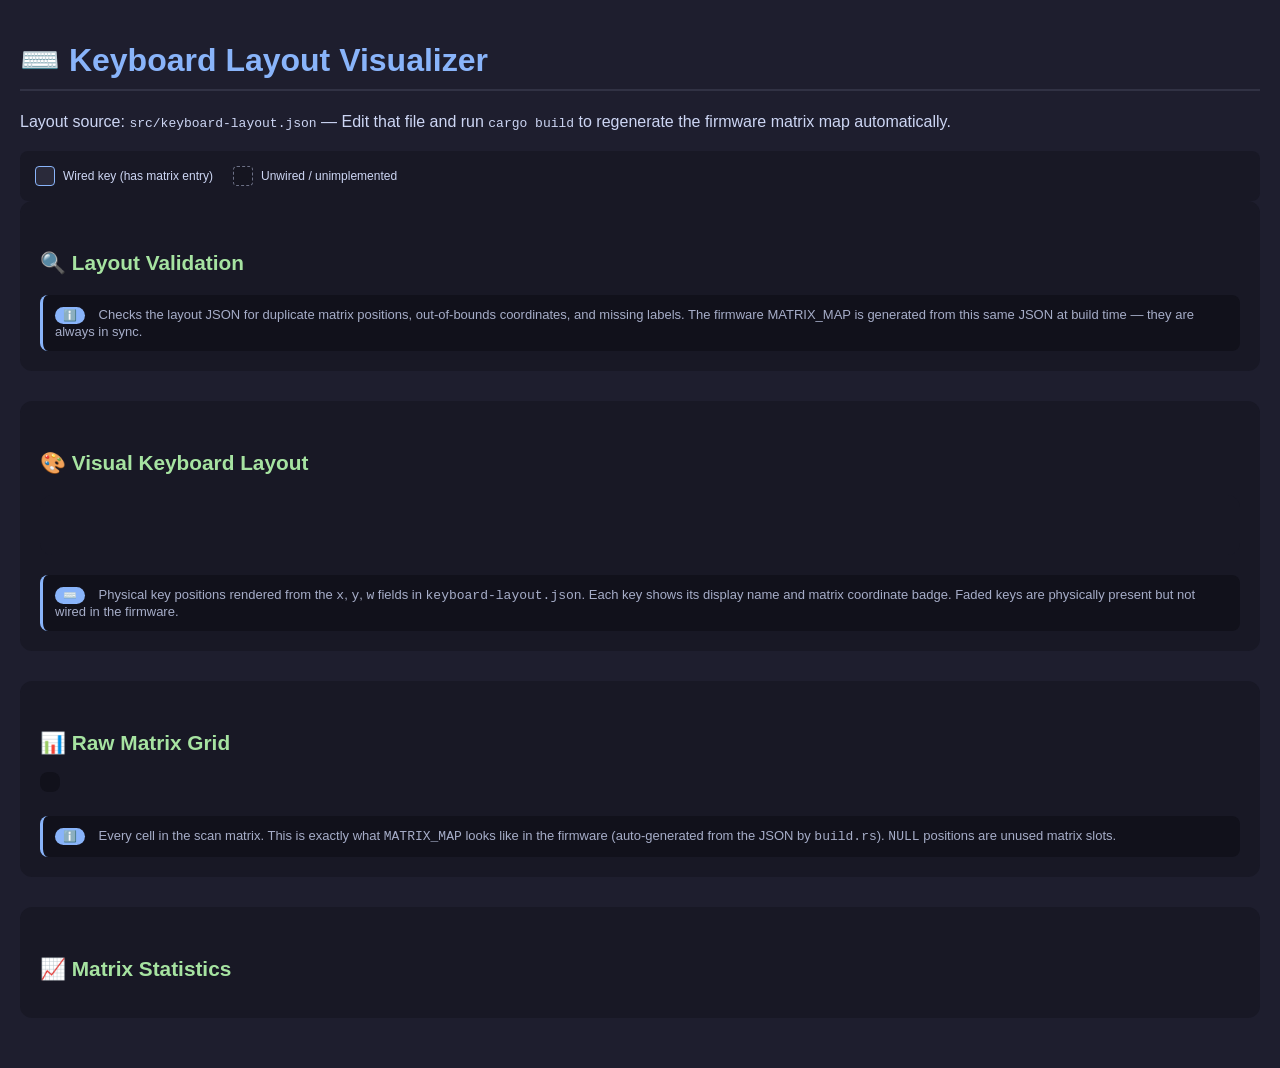
<file: sixty-eight-key/view/index.html>
<!-- @format -->

<!doctype html>
<html lang="en">
  <head>
    <meta charset="UTF-8" />
    <meta name="viewport" content="width=device-width, initial-scale=1.0" />
    <link rel="stylesheet" href="styles.css" />
    <title>Keyboard Layout Visualizer</title>
  </head>
  <body>
    <div class="container">
      <h1>⌨️ Keyboard Layout Visualizer</h1>
      <p>
        Layout source: <code>src/keyboard-layout.json</code> — Edit that file
        and run <code>cargo build</code> to regenerate the firmware matrix map
        automatically.
      </p>

      <div class="legend">
        <div class="legend-item">
          <div
            class="legend-color"
            style="background: #2a2a3a; border: 1px solid #89b4fa"
          ></div>
          <span>Wired key (has matrix entry)</span>
        </div>
        <div class="legend-item">
          <div
            class="legend-color"
            style="background: #151520; border: 1px dashed #6c7086"
          ></div>
          <span>Unwired / unimplemented</span>
        </div>
      </div>

      <!-- Layout Validation -->
      <div class="matrix-section">
        <h2>🔍 Layout Validation</h2>
        <div id="validationView"></div>
        <div class="info-text">
          <span class="badge">ℹ️</span>
          Checks the layout JSON for duplicate matrix positions, out-of-bounds
          coordinates, and missing labels. The firmware MATRIX_MAP is generated
          from this same JSON at build time — they are always in sync.
        </div>
      </div>

      <!-- Visual Keyboard -->
      <div class="matrix-section">
        <h2>🎨 Visual Keyboard Layout</h2>
        <div id="keyboardView" class="keyboard-layout"></div>
        <div class="info-text">
          <span class="badge">⌨️</span>
          Physical key positions rendered from the <code>x</code>,
          <code>y</code>, <code>w</code> fields in
          <code>keyboard-layout.json</code>. Each key shows its display name and
          matrix coordinate badge. Faded keys are physically present but not
          wired in the firmware.
        </div>
      </div>

      <!-- Raw Matrix Grid -->
      <div class="matrix-section">
        <h2>📊 Raw Matrix Grid</h2>
        <div id="matrixView" class="matrix-grid"></div>
        <div class="info-text">
          <span class="badge">ℹ️</span>
          Every cell in the scan matrix. This is exactly what
          <code>MATRIX_MAP</code> looks like in the firmware (auto-generated
          from the JSON by <code>build.rs</code>). <code>NULL</code> positions
          are unused matrix slots.
        </div>
      </div>

      <!-- Statistics -->
      <div class="matrix-section">
        <h2>📈 Matrix Statistics</h2>
        <div
          id="stats"
          style="font-family: monospace; font-size: 13px; line-height: 1.8"
        ></div>
      </div>
    </div>
  </body>
  <script src="layout.js"></script>
  <script src="script.js"></script>
</html>
</file>
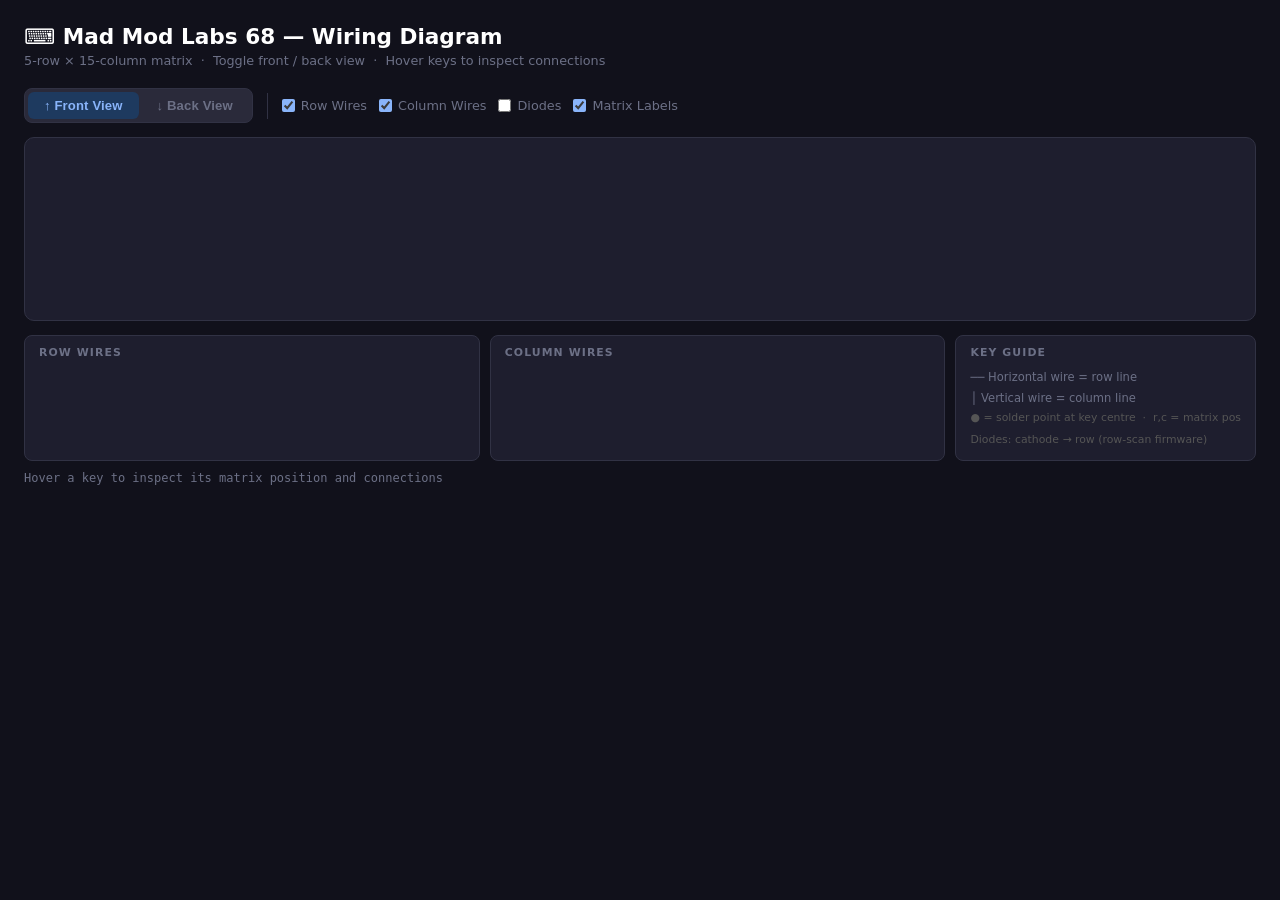
<file: sixty-eight-key/view/wiring.html>
<!-- @format -->
<!doctype html>
<html lang="en">
  <head>
    <meta charset="UTF-8" />
    <meta name="viewport" content="width=device-width, initial-scale=1.0" />
    <title>Mad Mod Labs 68 — Wiring Diagram</title>
    <style>
      *,
      *::before,
      *::after {
        box-sizing: border-box;
        margin: 0;
        padding: 0;
      }

      :root {
        --bg: #11111b;
        --surface: #1e1e2e;
        --surface2: #2a2a3a;
        --border: #313244;
        --text: #cdd6f4;
        --muted: #6c7086;
        --accent: #89b4fa;
      }

      body {
        background: var(--bg);
        color: var(--text);
        font-family:
          -apple-system, BlinkMacSystemFont, "Segoe UI", system-ui, sans-serif;
        padding: 24px;
        min-height: 100vh;
      }

      header {
        margin-bottom: 20px;
      }

      h1 {
        font-size: 1.35rem;
        font-weight: 700;
        color: #fff;
        margin-bottom: 4px;
      }

      .subtitle {
        font-size: 0.8rem;
        color: var(--muted);
      }

      /* ── Toolbar ─────────────────────────────────── */
      .toolbar {
        display: flex;
        align-items: center;
        gap: 14px;
        margin-bottom: 14px;
        flex-wrap: wrap;
      }

      .seg {
        display: flex;
        background: var(--surface2);
        border: 1px solid var(--border);
        border-radius: 8px;
        padding: 3px;
        gap: 2px;
      }

      .seg-btn {
        padding: 6px 16px;
        border: none;
        border-radius: 6px;
        cursor: pointer;
        font-size: 0.82rem;
        font-weight: 600;
        background: transparent;
        color: var(--muted);
        transition:
          background 0.15s,
          color 0.15s;
        letter-spacing: 0.01em;
      }

      .seg-btn.active {
        background: #1e3a5f;
        color: var(--accent);
      }

      .sep {
        width: 1px;
        height: 26px;
        background: var(--border);
        align-self: center;
      }

      .checks {
        display: flex;
        gap: 12px;
        flex-wrap: wrap;
        align-items: center;
      }

      .chk-label {
        display: flex;
        align-items: center;
        gap: 6px;
        cursor: pointer;
        font-size: 0.8rem;
        color: var(--muted);
        user-select: none;
      }

      .chk-label:hover {
        color: var(--text);
      }

      .chk-label input {
        accent-color: var(--accent);
        cursor: pointer;
        width: 13px;
        height: 13px;
      }

      /* ── Canvas wrap ─────────────────────────────── */
      .canvas-wrap {
        background: var(--surface);
        border: 1px solid var(--border);
        border-radius: 10px;
        padding: 16px;
        overflow-x: auto;
        overflow-y: hidden;
      }

      canvas {
        display: block;
        cursor: crosshair;
      }

      /* ── Legend ──────────────────────────────────── */
      .legend-row {
        display: flex;
        gap: 10px;
        margin-top: 14px;
        flex-wrap: wrap;
      }

      .legend-card {
        background: var(--surface);
        border: 1px solid var(--border);
        border-radius: 8px;
        padding: 10px 14px;
        flex: 1;
        min-width: 180px;
      }

      .legend-card.narrow {
        flex: 0 0 auto;
      }

      .legend-title {
        font-size: 0.68rem;
        font-weight: 700;
        color: var(--muted);
        text-transform: uppercase;
        letter-spacing: 0.1em;
        margin-bottom: 8px;
      }

      .chips {
        display: flex;
        flex-wrap: wrap;
        gap: 5px;
      }

      .chip {
        display: flex;
        align-items: center;
        gap: 5px;
        font-size: 0.72rem;
        color: var(--muted);
        background: var(--surface2);
        border-radius: 4px;
        padding: 3px 7px;
      }

      .dot {
        width: 9px;
        height: 9px;
        border-radius: 50%;
        flex-shrink: 0;
      }

      .key-guide {
        font-size: 0.72rem;
        color: var(--muted);
        line-height: 1.8;
      }

      .key-guide span {
        display: inline-block;
        vertical-align: middle;
        margin-right: 4px;
        border-radius: 2px;
      }

      /* ── Status bar ───────────────────────────────── */
      .status {
        margin-top: 10px;
        font-size: 0.75rem;
        color: var(--muted);
        font-family: "SF Mono", "Fira Code", "Consolas", monospace;
        min-height: 1.4em;
      }
    </style>
  </head>
  <body>
    <header>
      <h1>⌨️ Mad Mod Labs 68 — Wiring Diagram</h1>
      <p class="subtitle">
        5-row × 15-column matrix &nbsp;·&nbsp; Toggle front / back view
        &nbsp;·&nbsp; Hover keys to inspect connections
      </p>
    </header>

    <div class="toolbar">
      <div class="seg">
        <button
          class="seg-btn active"
          id="btn-front"
          onclick="setView('front')"
        >
          ↑ Front View
        </button>
        <button class="seg-btn" id="btn-back" onclick="setView('back')">
          ↓ Back View
        </button>
      </div>
      <div class="sep"></div>
      <div class="checks">
        <label class="chk-label">
          <input type="checkbox" id="chk-rows" checked onchange="render()" />
          Row Wires
        </label>
        <label class="chk-label">
          <input type="checkbox" id="chk-cols" checked onchange="render()" />
          Column Wires
        </label>
        <label class="chk-label">
          <input type="checkbox" id="chk-diodes" onchange="render()" />
          Diodes
        </label>
        <label class="chk-label">
          <input type="checkbox" id="chk-matrix" checked onchange="render()" />
          Matrix Labels
        </label>
      </div>
    </div>

    <div class="canvas-wrap">
      <canvas id="cvs"></canvas>
    </div>

    <div class="legend-row">
      <div class="legend-card">
        <div class="legend-title">Row Wires</div>
        <div class="chips" id="row-legend"></div>
      </div>
      <div class="legend-card">
        <div class="legend-title">Column Wires</div>
        <div class="chips" id="col-legend"></div>
      </div>
      <div class="legend-card narrow">
        <div class="legend-title">Key Guide</div>
        <div class="key-guide">
          <div>── Horizontal wire = row line</div>
          <div>│ Vertical wire = column line</div>
          <div style="color: #555; font-size: 0.68rem">
            ● = solder point at key centre &nbsp;·&nbsp; r,c = matrix pos
          </div>
          <div style="color: #555; font-size: 0.68rem; margin-top: 2px">
            Diodes: cathode → row (row-scan firmware)
          </div>
        </div>
      </div>
    </div>

    <div class="status" id="status">
      Hover a key to inspect its matrix position and connections
    </div>

    <!-- layout.js is the single source of truth — defines LAYOUT_DATA & KEY_DISPLAY_NAMES -->
    <script src="layout.js"></script>
    <script src="script.js"></script>
    <script>
      "use strict";

      // ─── Layout Data — derived from layout.js (LAYOUT_DATA) ───────────────
      // layout.js is included as a <script> tag above; it defines LAYOUT_DATA
      // and KEY_DISPLAY_NAMES from the same source as keyboard-layout.json.
      const LAYOUT = LAYOUT_DATA.layouts.LAYOUT.layout
        .filter((k) => Array.isArray(k.matrix))
        .map((k) => ({
          r: k.matrix[0],
          c: k.matrix[1],
          x: k.x,
          y: k.y,
          w: k.w ?? 1,
          label: KEY_DISPLAY_NAMES[k.label] ?? k.label ?? "—",
        }));

      // ─── Constants — derived from actual layout extents ────────────────────
      const TOTAL_W = Math.max(...LAYOUT.map((k) => k.x + k.w)); // rightmost edge in key-units
      const TOTAL_H = Math.max(...LAYOUT.map((k) => k.y)) + 1; // number of rows
      const U = 62; // px per key unit (logical)
      const PAD = 46; // px padding around the board

      // Row wire colours (one per row, warm spectrum)
      const ROW_CLR = [
        "#ff6b6b", // row 0 — red
        "#ffa94d", // row 1 — orange
        "#69db7c", // row 2 — green
        "#4dabf7", // row 3 — blue
        "#cc5de8", // row 4 — purple
      ];

      // Column wire colours — one per column, evenly spread across hue wheel
      const _numCols = Math.max(...LAYOUT.map((k) => k.c)) + 1;
      const COL_CLR = Array.from({ length: _numCols }, (_, i) => {
        const h = Math.round((i * 360) / _numCols);
        return `hsl(${h}, 75%, 62%)`;
      });

      // ─── State ─────────────────────────────────────────────────────────────
      let currentView = "front";
      let hoveredKey = null;

      // ─── View toggle ───────────────────────────────────────────────────────
      function setView(v) {
        currentView = v;
        document
          .getElementById("btn-front")
          .classList.toggle("active", v === "front");
        document
          .getElementById("btn-back")
          .classList.toggle("active", v === "back");
        render();
      }

      // ─── Key geometry ──────────────────────────────────────────────────────
      // Returns pixel bounding box and centre for a key in the current view.
      // Back view mirrors x (flip left↔right, top stays top).
      function geom(key) {
        const kx = currentView === "back" ? TOTAL_W - key.x - key.w : key.x;
        const px = kx * U + PAD;
        const py = key.y * U + PAD;
        const pw = key.w * U;
        const ph = U;
        return { px, py, pw, ph, cx: px + pw / 2, cy: py + ph / 2 };
      }

      // ─── Canvas setup (HiDPI) ──────────────────────────────────────────────
      const cvs = document.getElementById("cvs");
      const ctx = cvs.getContext("2d");
      const dpr = window.devicePixelRatio || 1;
      const W = TOTAL_W * U + PAD * 2;
      const H = TOTAL_H * U + PAD * 2;
      cvs.width = W * dpr;
      cvs.height = H * dpr;
      cvs.style.width = W + "px";
      cvs.style.height = H + "px";
      ctx.scale(dpr, dpr);

      // ─── Draw helpers ──────────────────────────────────────────────────────
      function roundRect(x, y, w, h, r) {
        ctx.beginPath();
        ctx.moveTo(x + r, y);
        ctx.arcTo(x + w, y, x + w, y + h, r);
        ctx.arcTo(x + w, y + h, x, y + h, r);
        ctx.arcTo(x, y + h, x, y, r);
        ctx.arcTo(x, y, x + w, y, r);
        ctx.closePath();
      }

      // Draw a diode symbol centred at (x, y) pointing in dir (+1=right, -1=left).
      function drawDiode(x, y, dir, color) {
        const s = 6;
        ctx.save();
        ctx.translate(x, y);
        ctx.fillStyle = color;
        ctx.strokeStyle = color;
        ctx.lineWidth = 1.5;
        // Triangle body
        ctx.beginPath();
        ctx.moveTo(dir * -s, -s * 0.6);
        ctx.lineTo(dir * s * 0.4, 0);
        ctx.lineTo(dir * -s, s * 0.6);
        ctx.closePath();
        ctx.fill();
        // Cathode bar
        ctx.beginPath();
        ctx.moveTo(dir * s * 0.4, -s * 0.65);
        ctx.lineTo(dir * s * 0.4, s * 0.65);
        ctx.stroke();
        ctx.restore();
      }

      // ─── Main render ───────────────────────────────────────────────────────
      function render() {
        const showRows = document.getElementById("chk-rows").checked;
        const showCols = document.getElementById("chk-cols").checked;
        const showDiodes = document.getElementById("chk-diodes").checked;
        const showMatrix = document.getElementById("chk-matrix").checked;

        ctx.clearRect(0, 0, W, H);

        // Background
        ctx.fillStyle = "#0d1117";
        ctx.fillRect(0, 0, W, H);

        // Subtle row-band guides
        ctx.lineWidth = 1;
        for (let row = 0; row < TOTAL_H; row++) {
          ctx.fillStyle = row % 2 === 0 ? "#10141c" : "#0d1117";
          ctx.fillRect(PAD, row * U + PAD, TOTAL_W * U, U);
        }

        // Build row / column maps
        const rowMap = {};
        const colMap = {};
        for (const key of LAYOUT) {
          (rowMap[key.r] || (rowMap[key.r] = [])).push(key);
          (colMap[key.c] || (colMap[key.c] = [])).push(key);
        }

        // ── Column wires ────────────────────────────────────────────────────
        // Each column wire is an orthogonal path connecting key centres top→bottom.
        // Between rows it jogs horizontally at the midpoint to reach the next key,
        // clearly showing the keyboard stagger and actual key widths.
        if (showCols) {
          for (const [cStr, keys] of Object.entries(colMap)) {
            const ci = parseInt(cStr);
            const color = COL_CLR[ci];
            // Sort by visual row (top to bottom)
            const sorted = [...keys].sort((a, b) => a.y - b.y);

            const contacts = sorted.map((k) => {
              const g = geom(k);
              return { x: g.cx, y: g.cy };
            });

            ctx.strokeStyle = color;
            ctx.lineWidth = 2;
            ctx.lineCap = "round";
            ctx.lineJoin = "round";
            ctx.globalAlpha = 0.65;

            ctx.beginPath();
            // Entry stub above first key centre
            ctx.moveTo(contacts[0].x, contacts[0].y - U * 0.55);
            ctx.lineTo(contacts[0].x, contacts[0].y);

            for (let i = 1; i < contacts.length; i++) {
              const prev = contacts[i - 1];
              const cur = contacts[i];
              const midY = (prev.y + cur.y) / 2;
              // Down from previous key centre to inter-row midpoint
              ctx.lineTo(prev.x, midY);
              // Horizontal jog to line up with next key (shows stagger & key width)
              ctx.lineTo(cur.x, midY);
              // Down to next key centre
              ctx.lineTo(cur.x, cur.y);
            }

            // Exit stub below last key centre
            const last = contacts[contacts.length - 1];
            ctx.lineTo(last.x, last.y + U * 0.55);
            ctx.stroke();

            // Solder dots at each key centre
            ctx.globalAlpha = 0.9;
            for (const pt of contacts) {
              ctx.beginPath();
              ctx.arc(pt.x, pt.y, 3.5, 0, Math.PI * 2);
              ctx.fillStyle = color;
              ctx.fill();
            }
            ctx.globalAlpha = 1;
          }
        }

        // ── Row wires ───────────────────────────────────────────────────────
        // Row contact: exact centre of each key (cx, cy).
        // In the front view diodes point right; mirrored in back view.
        if (showRows) {
          for (const [rStr, keys] of Object.entries(rowMap)) {
            const ri = parseInt(rStr);
            const color = ROW_CLR[ri];

            // Sort by physical x in the current view
            const sorted = [...keys].sort((a, b) => geom(a).cx - geom(b).cx);

            const wireY = geom(sorted[0]).cy; // all keys in a row share the same cy
            const contacts = sorted.map((k) => ({ x: geom(k).cx, y: wireY }));
            const dir = currentView === "back" ? -1 : 1;

            ctx.strokeStyle = color;
            ctx.lineWidth = 2;
            ctx.lineJoin = "round";
            ctx.globalAlpha = 0.75;

            if (showDiodes) {
              // Wire with a diode symbol between every consecutive pair of keys
              for (let i = 0; i < contacts.length; i++) {
                const pt = contacts[i];

                if (i === 0) {
                  // Leading stub on the far side
                  ctx.beginPath();
                  ctx.moveTo(pt.x - dir * U * 0.22, wireY);
                  ctx.lineTo(pt.x, wireY);
                  ctx.stroke();
                } else {
                  const prev = contacts[i - 1];
                  const dioX = (prev.x + pt.x) / 2;
                  const halfG = 9; // gap around diode symbol

                  // Wire: prev → diode
                  ctx.beginPath();
                  ctx.moveTo(prev.x, wireY);
                  ctx.lineTo(dioX - halfG * dir, wireY);
                  ctx.stroke();
                  // Diode symbol
                  ctx.globalAlpha = 0.9;
                  drawDiode(dioX, wireY, dir, color);
                  ctx.globalAlpha = 0.75;
                  // Wire: diode → this key
                  ctx.beginPath();
                  ctx.moveTo(dioX + halfG * dir, wireY);
                  ctx.lineTo(pt.x, wireY);
                  ctx.stroke();
                }
              }
              // Trailing stub
              const last = contacts[contacts.length - 1];
              ctx.beginPath();
              ctx.moveTo(last.x, wireY);
              ctx.lineTo(last.x + dir * U * 0.22, wireY);
              ctx.stroke();
            } else {
              // Simple continuous horizontal wire
              ctx.beginPath();
              ctx.moveTo(contacts[0].x - dir * U * 0.22, wireY);
              ctx.lineTo(
                contacts[contacts.length - 1].x + dir * U * 0.22,
                wireY,
              );
              ctx.stroke();
            }

            // Solder dots on row wire at each key
            ctx.globalAlpha = 0.9;
            for (const pt of contacts) {
              ctx.beginPath();
              ctx.arc(pt.x, wireY, 3.5, 0, Math.PI * 2);
              ctx.fillStyle = color;
              ctx.fill();
            }
            ctx.globalAlpha = 1;
          }
        }

        // ── Key bodies ──────────────────────────────────────────────────────
        for (const key of LAYOUT) {
          const g = geom(key);
          const isHovered = key === hoveredKey;

          // Body
          roundRect(g.px + 2, g.py + 2, g.pw - 4, g.ph - 4, 5);
          ctx.fillStyle = isHovered ? "#2a3a52" : "#1a2035";
          ctx.fill();
          ctx.strokeStyle = isHovered ? "#89b4fa" : "#313244";
          ctx.lineWidth = isHovered ? 1.5 : 1;
          ctx.stroke();

          // Key label (centred)
          const fSize = g.pw < 52 ? 9 : 11;
          ctx.fillStyle = isHovered ? "#e6edf3" : "#9399b2";
          ctx.font = `600 ${fSize}px -apple-system, system-ui, sans-serif`;
          ctx.textAlign = "center";
          ctx.textBaseline = "middle";
          ctx.fillText(key.label, g.cx, g.cy + 3);

          // Matrix position badge (bottom-right corner)
          if (showMatrix) {
            ctx.fillStyle = isHovered ? "#555d78" : "#3b4057";
            ctx.font = '7px "SF Mono", "Fira Code", monospace';
            ctx.textAlign = "right";
            ctx.textBaseline = "bottom";
            ctx.fillText(`${key.r},${key.c}`, g.px + g.pw - 4, g.py + g.ph - 3);
          }
        }

        // ── View watermark ─────────────────────────────────────────────────
        const label =
          currentView === "front"
            ? "↑  FRONT  —  facing you"
            : "↓  BACK  —  keyboard face-down (left ↔ right mirrored)";
        ctx.globalAlpha = 0.35;
        ctx.fillStyle = "#cdd6f4";
        ctx.font = '10px "SF Mono", "Fira Code", monospace';
        ctx.textAlign = "left";
        ctx.textBaseline = "bottom";
        ctx.fillText(label, PAD, H - 10);
        ctx.globalAlpha = 1;
      }

      // ─── Mouse hover ───────────────────────────────────────────────────────
      cvs.addEventListener("mousemove", (e) => {
        const rect = cvs.getBoundingClientRect();
        const mx = ((e.clientX - rect.left) / rect.width) * W;
        const my = ((e.clientY - rect.top) / rect.height) * H;

        let found = null;
        for (const key of LAYOUT) {
          const g = geom(key);
          if (
            mx >= g.px + 2 &&
            mx <= g.px + g.pw - 2 &&
            my >= g.py + 2 &&
            my <= g.py + g.ph - 2
          ) {
            found = key;
            break;
          }
        }

        if (found !== hoveredKey) {
          hoveredKey = found;
          if (found) {
            document.getElementById("status").textContent =
              `Key: "${found.label}"  ·  Matrix [row ${found.r}, col ${found.c}]  ·  Row wire: ${ROW_CLR[found.r]}  ·  Col wire: ${COL_CLR[found.c]}`;
          } else {
            document.getElementById("status").textContent =
              "Hover a key to inspect its matrix position and connections";
          }
          render();
        }
      });

      cvs.addEventListener("mouseleave", () => {
        hoveredKey = null;
        document.getElementById("status").textContent =
          "Hover a key to inspect its matrix position and connections";
        render();
      });

      // ─── Legend population ─────────────────────────────────────────────────
      const rowLegend = document.getElementById("row-legend");
      for (let r = 0; r < 5; r++) {
        rowLegend.insertAdjacentHTML(
          "beforeend",
          `<div class="chip">
             <div class="dot" style="background:${ROW_CLR[r]}"></div>
             Row ${r}
           </div>`,
        );
      }

      const colLegend = document.getElementById("col-legend");
      const usedCols = [...new Set(LAYOUT.map((k) => k.c))].sort(
        (a, b) => a - b,
      );
      for (const c of usedCols) {
        colLegend.insertAdjacentHTML(
          "beforeend",
          `<div class="chip">
             <div class="dot" style="background:${COL_CLR[c]}"></div>
             Col ${c}
           </div>`,
        );
      }

      // ─── Initial draw ──────────────────────────────────────────────────────
      render();
    </script>
  </body>
</html>
</file>
<file: sixty-eight-key/view/styles.css>
/** @format */

* {
  box-sizing: border-box;
}

body {
  font-family: "Segoe UI", Tahoma, Geneva, Verdana, sans-serif;
  background: #1e1e2e;
  color: #cdd6f4;
  margin: 0;
  padding: 20px;
}

.container {
  max-width: 1400px;
  margin: 0 auto;
}

h1 {
  color: #89b4fa;
  border-bottom: 2px solid #313244;
  padding-bottom: 10px;
}

h2 {
  color: #a6e3a1;
  margin-top: 30px;
  font-size: 1.3em;
}

.matrix-section {
  background: #181825;
  border-radius: 12px;
  padding: 20px;
  margin-bottom: 30px;
  overflow-x: auto;
}

.matrix-grid {
  display: inline-block;
  background: #11111b;
  border-radius: 8px;
  padding: 10px;
}

.matrix-row {
  display: flex;
  margin: 2px 0;
}

.matrix-cell {
  width: 80px;
  min-width: 80px;
  height: 45px;
  margin: 2px;
  background: #1e1e2e;
  border: 1px solid #313244;
  border-radius: 6px;
  display: flex;
  align-items: center;
  justify-content: center;
  font-size: 11px;
  font-weight: 500;
  text-align: center;
  padding: 4px;
  transition: all 0.2s;
  position: relative;
}

.matrix-cell.empty {
  background: #151520;
  border-color: #252535;
  color: #6c7086;
  font-style: italic;
}

.matrix-cell.has-key {
  background: #2a2a3a;
  border-color: #89b4fa;
}

.matrix-cell:hover {
  transform: scale(1.02);
  background: #313244;
  cursor: help;
}

.matrix-coord {
  position: absolute;
  top: 2px;
  left: 4px;
  font-size: 8px;
  color: #6c7086;
}

.key-name {
  font-size: 11px;
  font-weight: 600;
  color: #cdd6f4;
  word-break: break-word;
  max-width: 70px;
}

.keyboard-layout {
  background: #181825;
  border-radius: 12px;
  padding: 30px 20px;
  overflow-x: auto;
  margin-top: 20px;
}

.key-row {
  display: flex;
  justify-content: center;
  margin-bottom: 8px;
  flex-wrap: nowrap;
}

.key {
  background: #1e1e2e;
  border: 2px solid #313244;
  border-radius: 8px;
  margin: 3px;
  padding: 12px 6px;
  text-align: center;
  font-size: 12px;
  font-weight: 600;
  color: #cdd6f4;
  transition: all 0.15s;
  display: inline-flex;
  align-items: center;
  justify-content: center;
  white-space: nowrap;
  cursor: help;
  position: relative;
  min-width: 45px;
}

.key:hover {
  background: #313244;
  transform: translateY(-1px);
  border-color: #89b4fa;
}

.key .coord-badge {
  position: absolute;
  bottom: 2px;
  right: 4px;
  font-size: 8px;
  color: #6c7086;
  background: #11111b;
  padding: 1px 3px;
  border-radius: 3px;
  font-family: monospace;
}

.legend {
  display: flex;
  gap: 20px;
  margin-top: 20px;
  padding: 15px;
  background: #181825;
  border-radius: 8px;
  font-size: 12px;
}

.legend-item {
  display: flex;
  align-items: center;
  gap: 8px;
}

.legend-color {
  width: 20px;
  height: 20px;
  border-radius: 4px;
}

.info-text {
  background: #11111b;
  padding: 12px;
  border-radius: 8px;
  margin-top: 20px;
  font-size: 13px;
  color: #a6adc8;
  border-left: 3px solid #89b4fa;
}

.badge {
  background: #89b4fa;
  color: #11111b;
  padding: 2px 8px;
  border-radius: 12px;
  font-size: 11px;
  font-weight: bold;
  display: inline-block;
  margin-right: 10px;
}

/* --- Unwired / unimplemented key --- */
.key.key-unimplemented {
  opacity: 0.4;
  border-style: dashed;
  border-color: #6c7086;
  color: #6c7086;
}

/* --- Validation panel --- */
.validation-ok {
  background: #1e3a2e;
  border: 1px solid #a6e3a1;
  color: #a6e3a1;
  padding: 12px 16px;
  border-radius: 8px;
  font-weight: 600;
  margin-bottom: 12px;
}

.validation-errors {
  background: #3a1e1e;
  border: 1px solid #f38ba8;
  color: #f38ba8;
  padding: 12px 16px;
  border-radius: 8px;
  margin-bottom: 12px;
}

.validation-errors ul,
.validation-warnings ul {
  margin: 8px 0 0 0;
  padding-left: 20px;
  font-size: 13px;
  line-height: 1.7;
}

.validation-warnings {
  background: #3a321e;
  border: 1px solid #f9e2af;
  color: #f9e2af;
  padding: 12px 16px;
  border-radius: 8px;
  margin-bottom: 12px;
}

.validation-info {
  background: #181825;
  border: 1px solid #313244;
  color: #cdd6f4;
  padding: 12px 16px;
  border-radius: 8px;
  font-family: monospace;
  font-size: 13px;
  line-height: 1.8;
  margin-top: 12px;
}

@media (max-width: 768px) {
  .matrix-cell {
    width: 60px;
    min-width: 60px;
    font-size: 9px;
  }
  .key {
    font-size: 9px;
    padding: 8px 3px;
    min-width: 35px;
  }
}
</file>
